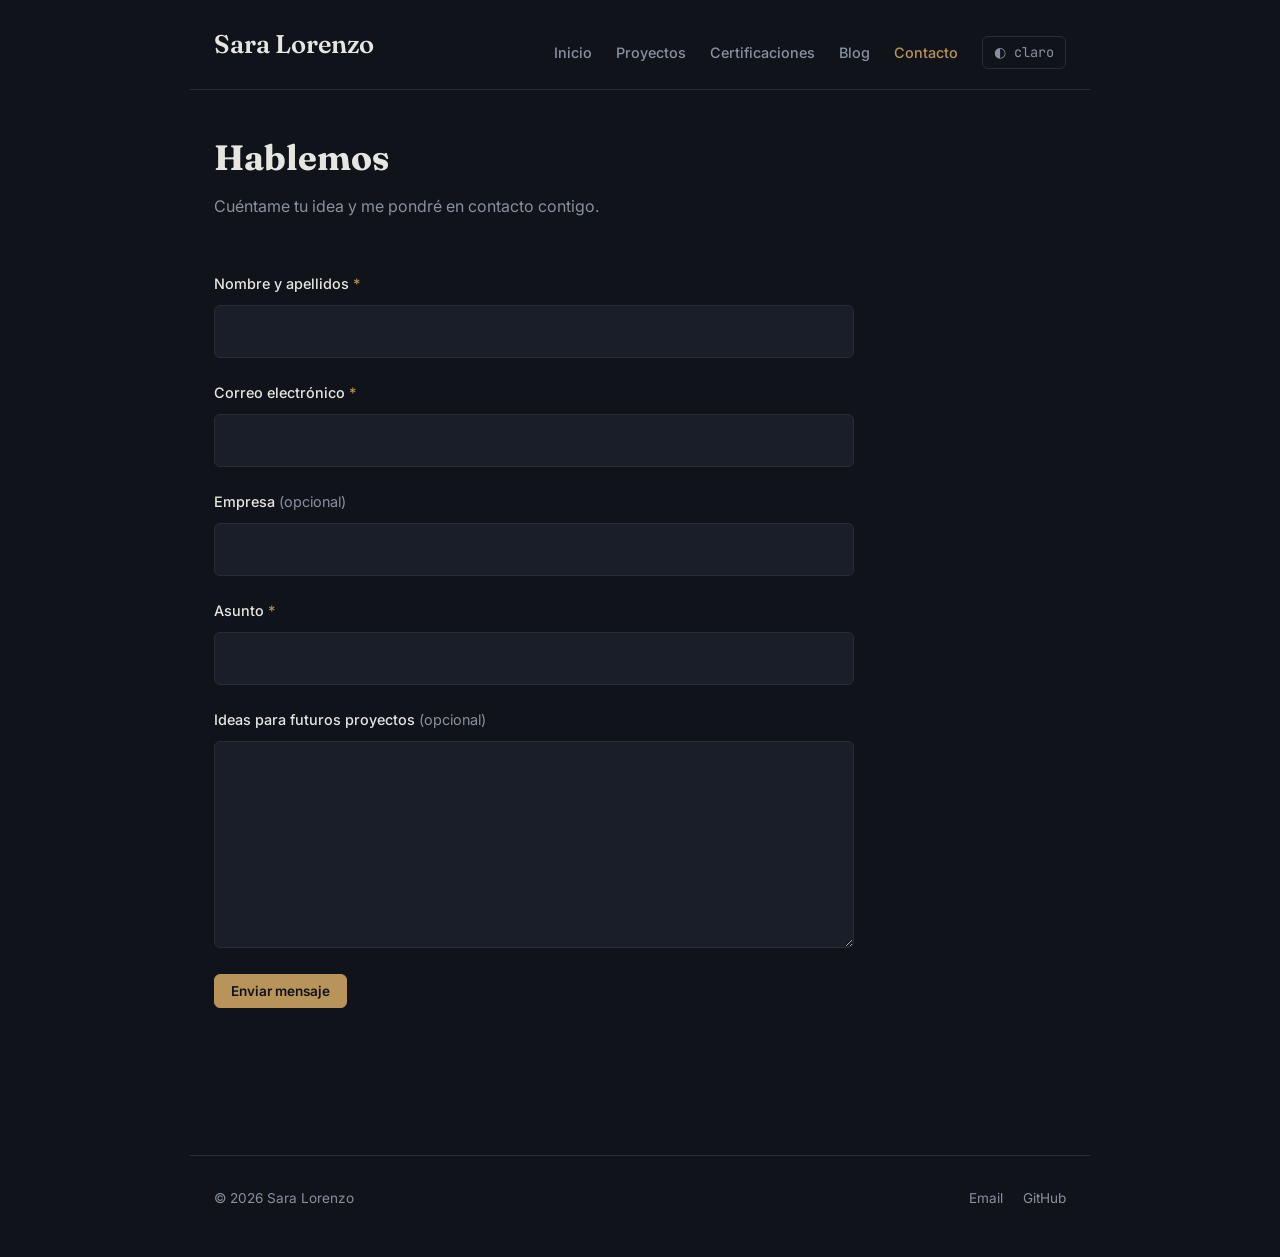
<file: front/contact.html>
<!DOCTYPE html>
<html lang="es">
<head>
    <meta charset="UTF-8">
    <meta name="viewport" content="width=device-width, initial-scale=1.0">
    <title>Contacto — Sara Lorenzo</title>
    <link rel="stylesheet" href="css/style.css">
    <script src="js/theme.js"></script>
</head>
<body>
    <header>
        <h1>Sara Lorenzo</h1>
        <button id="menu-toggle-btn" class="menu-toggle" aria-label="Abrir menú">
            <span></span><span></span><span></span>
        </button>
        <nav>
            <a href="index.html">Inicio</a>
            <a href="projects.html">Proyectos</a>
            <a href="certifications.html">Certificaciones</a>
            <a href="blog.html">Blog</a>
            <a href="contact.html" class="active">Contacto</a>
            <button id="theme-toggle-btn" class="theme-toggle" onclick="toggleTheme()">◐ claro</button>
        </nav>
    </header>
    <div id="nav-overlay" class="nav-overlay"></div>

    <main>
        <h2 class="page-title">Hablemos</h2>
        <p class="page-subtitle">Cuéntame tu idea y me pondré en contacto contigo.</p>
        <form id="contact-form" class="contact-form">
            <label for="name">Nombre y apellidos <span aria-hidden="true">*</span></label>
            <input id="name" name="name" type="text" maxlength="120" required autocomplete="name">

            <label for="email">Correo electrónico <span aria-hidden="true">*</span></label>
            <input id="email" name="email" type="email" maxlength="254" required autocomplete="email">

            <label for="company">Empresa <span class="optional">(opcional)</span></label>
            <input id="company" name="company" type="text" maxlength="120" autocomplete="organization">

            <label for="subject">Asunto <span aria-hidden="true">*</span></label>
            <input id="subject" name="subject" type="text" maxlength="160" required>

            <label for="ideas">Ideas para futuros proyectos <span class="optional">(opcional)</span></label>
            <textarea id="ideas" name="ideas" rows="7" maxlength="4000"></textarea>

            <button type="submit" class="btn btn-primary">Enviar mensaje</button>
            <p id="contact-status" class="form-status" role="status" aria-live="polite"></p>
        </form>
    </main>

    <footer>
        <p>© 2026 Sara Lorenzo</p>
        <div class="footer-links">
            <a href="mailto:saralorenzoacebal05@gmail.com">Email</a>
            <a href="https://github.com/SaraLorenzoAcebal-prf/Sara-Lorenzo-Acebal" target="_blank" rel="noopener noreferrer">GitHub</a>
        </div>
    </footer>

    <script src="js/api.js"></script>
    <script src="js/contact.js"></script>
</body>
</html>
</file>
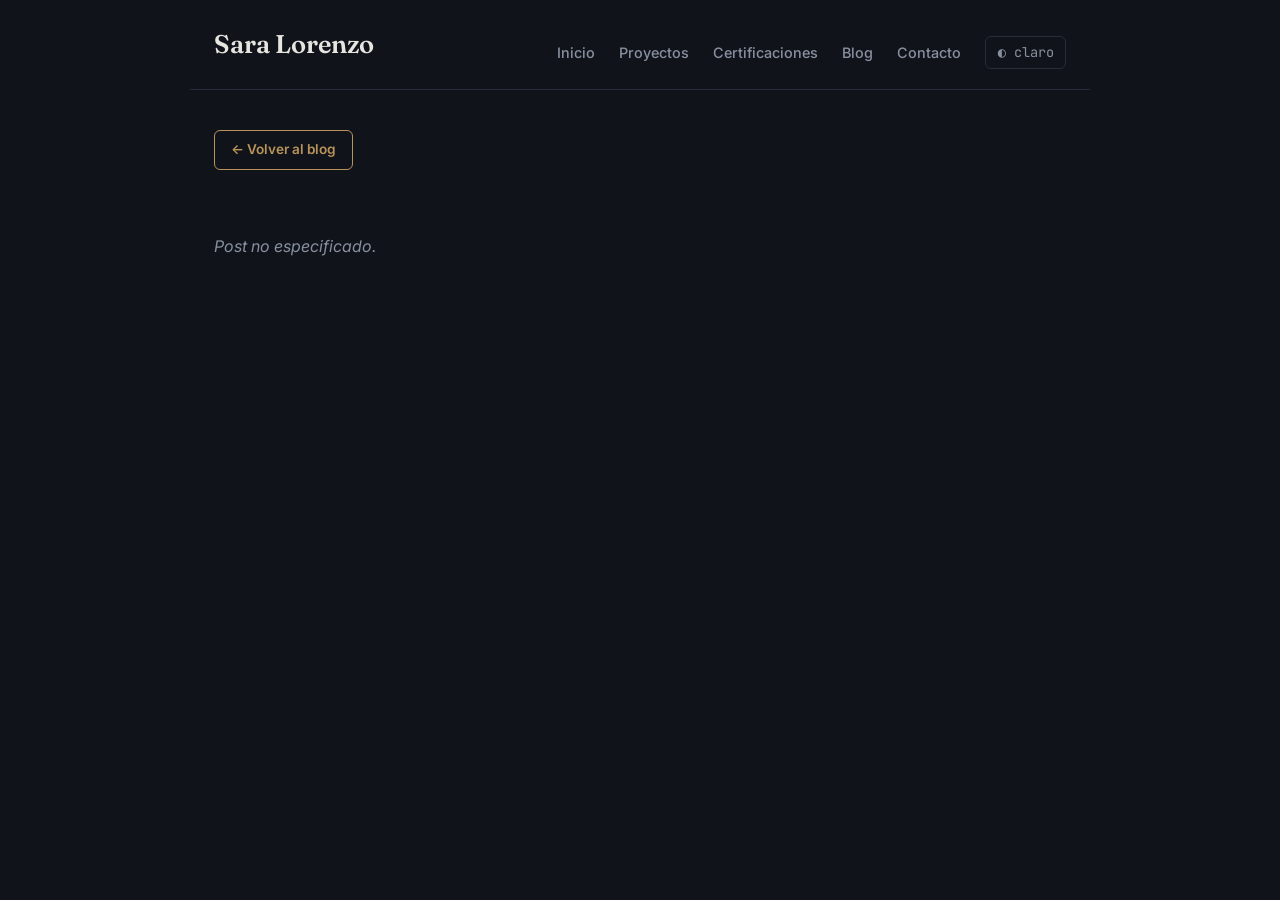
<file: front/post.html>
<!DOCTYPE html>
<html lang="es">
<head>
    <meta charset="UTF-8">
    <meta name="viewport" content="width=device-width, initial-scale=1.0">
    <title>Post — Sara Lorenzo</title>
    <link rel="stylesheet" href="css/style.css">
    <script src="js/theme.js"></script>
</head>
<body>
    <header>
        <h1>Sara Lorenzo</h1>
        <button id="menu-toggle-btn" class="menu-toggle" aria-label="Abrir menú">
            <span></span><span></span><span></span>
        </button>
        <nav>
            <a href="index.html">Inicio</a>
            <a href="projects.html">Proyectos</a>
            <a href="certifications.html">Certificaciones</a>
            <a href="blog.html">Blog</a>
            <a href="contact.html">Contacto</a>
            <button id="theme-toggle-btn" class="theme-toggle" onclick="toggleTheme()">◐ claro</button>
        </nav>
    </header>
    <div id="nav-overlay" class="nav-overlay"></div>

    <main>
        <a href="blog.html" class="btn" style="margin-bottom: 2rem; display: inline-block;">← Volver al blog</a>
        <div id="post-container">
            <p class="empty-state">Cargando post...</p>
        </div>
    </main>

    <script src="js/safe.js"></script>
    <script src="js/api.js"></script>
    <script src="js/post.js"></script>
</body>
</html>
</file>
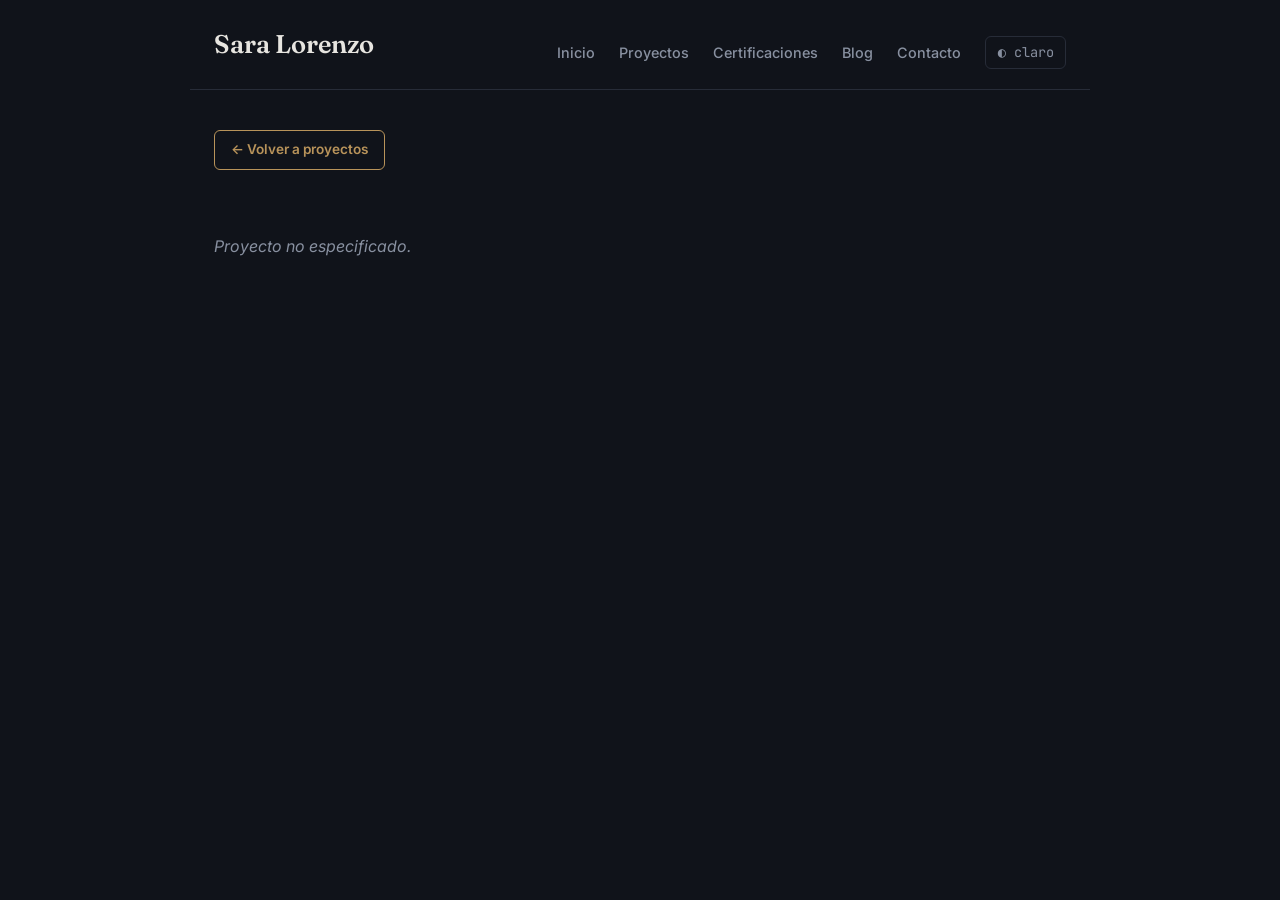
<file: front/project.html>
<!DOCTYPE html>
<html lang="es">
<head>
    <meta charset="UTF-8">
    <meta name="viewport" content="width=device-width, initial-scale=1.0">
    <title>Proyecto — Sara Lorenzo</title>
    <link rel="stylesheet" href="css/style.css">
    <script src="js/theme.js"></script>
</head>
<body>
    <header>
        <h1>Sara Lorenzo</h1>
        <button id="menu-toggle-btn" class="menu-toggle" aria-label="Abrir menú">
            <span></span><span></span><span></span>
        </button>
        <nav>
            <a href="index.html">Inicio</a>
            <a href="projects.html">Proyectos</a>
            <a href="certifications.html">Certificaciones</a>
            <a href="blog.html">Blog</a>
            <a href="contact.html">Contacto</a>
            <button id="theme-toggle-btn" class="theme-toggle" onclick="toggleTheme()">◐ claro</button>
        </nav>
    </header>
    <div id="nav-overlay" class="nav-overlay"></div>

    <main>
        <a href="projects.html" class="btn" style="margin-bottom: 2rem; display: inline-block;">← Volver a proyectos</a>
        <div id="project-container">
            <p class="empty-state">Cargando proyecto...</p>
        </div>
    </main>

    <script src="js/safe.js"></script>
    <script src="js/api.js"></script>
    <script src="js/project.js"></script>
</body>
</html>
</file>
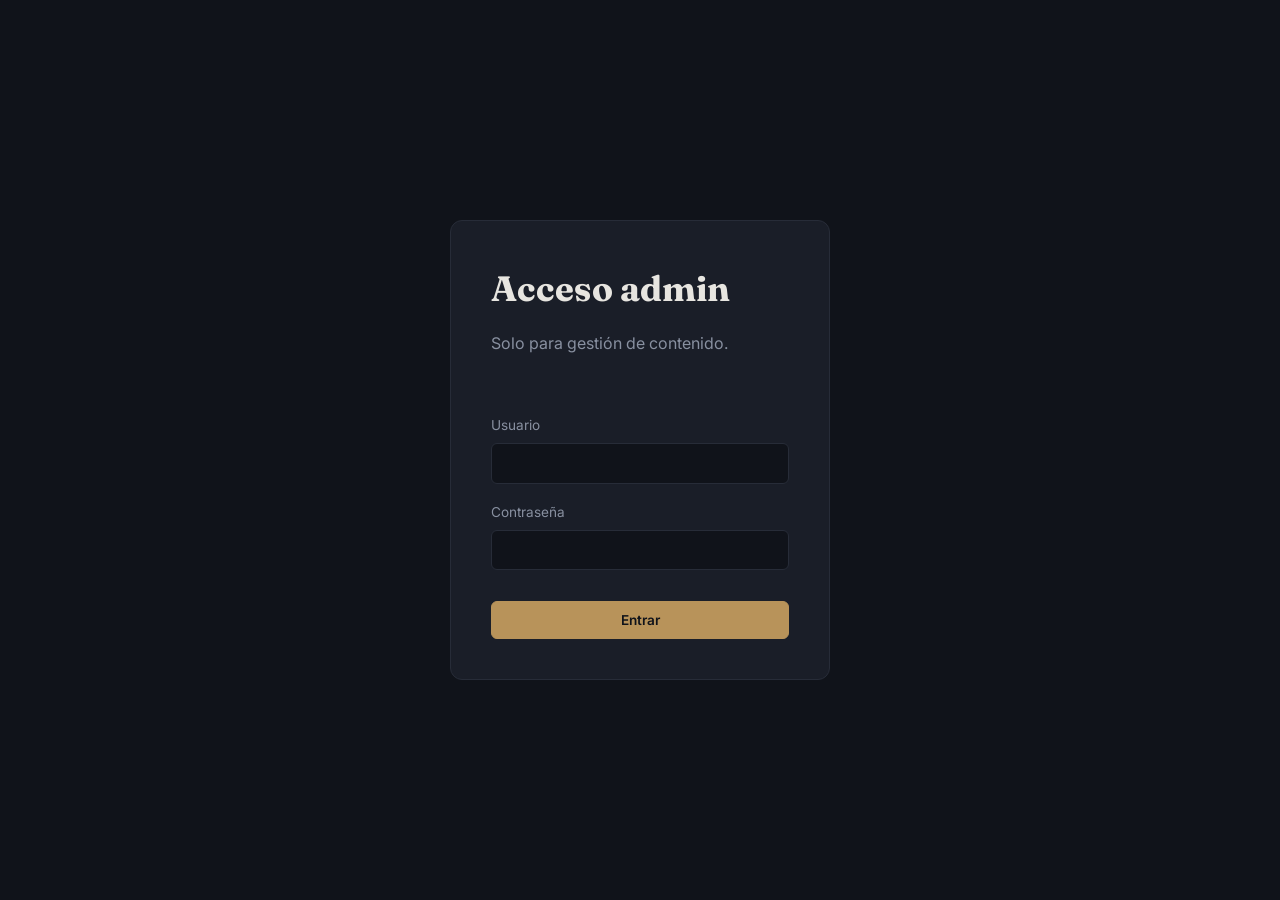
<file: front/admin/dashboard.html>
<!DOCTYPE html>
<html lang="es">
<head>
    <meta charset="UTF-8">
    <meta name="viewport" content="width=device-width, initial-scale=1.0">
    <title>Panel admin</title>
    <link rel="stylesheet" href="../css/style.css">
    <link rel="stylesheet" href="../css/admin.css">
    <script src="../js/theme.js"></script>
</head>
<body>
    <main style="max-width: 900px; margin: 0 auto; padding: 2.5rem 1.5rem 4rem;">
        <div class="admin-header">
            <h2 class="page-title" style="margin-bottom:0;">Panel admin</h2>
            <button class="admin-logout" onclick="logout()">Cerrar sesión</button>
        </div>

        <div class="admin-tabs">
            <button class="admin-tab active" data-tab="posts">Posts</button>
            <button class="admin-tab" data-tab="projects">Proyectos</button>
            <button class="admin-tab" data-tab="certifications">Certificaciones</button>
        </div>

        <!-- --- PESTAÑA POSTS --- -->
        <section id="tab-posts" class="admin-panel">
            <button class="btn btn-primary admin-new-btn" onclick="showPostForm()">+ Nuevo post</button>

            <form id="post-form" class="admin-form-panel" action="#" onsubmit="return false;" hidden>
                <input type="hidden" id="post-id">
                <label for="post-title">Título</label>
                <input type="text" id="post-title" required>

                <label for="post-excerpt">Resumen</label>
                <input type="text" id="post-excerpt">

                <label for="post-content">Contenido</label>
                <textarea id="post-content" required></textarea>

                <label for="post-cover-file">Imagen de portada</label>
                <input type="file" id="post-cover-file" accept="image/*">
                <input type="hidden" id="post-cover">
                <div id="post-cover-preview" class="file-preview" aria-live="polite"></div>

                <div class="checkbox-row">
                    <input type="checkbox" id="post-publish">
                    <label for="post-publish" style="margin:0;">Publicar ahora</label>
                </div>

                <div class="admin-form-actions">
                    <button type="button" class="cancel-btn" onclick="hidePostForm()">Cancelar</button>
                    <button type="submit" class="btn-primary">Guardar</button>
                </div>
            </form>

            <table class="admin-table">
                <thead>
                    <tr><th>Título</th><th>Estado</th><th>Fecha</th><th></th></tr>
                </thead>
                <tbody id="posts-table-body">
                    <tr><td colspan="4">Cargando...</td></tr>
                </tbody>
            </table>
        </section>

        <!-- --- PESTAÑA PROJECTS (placeholder por ahora) --- -->
        <section id="tab-projects" class="admin-panel" hidden>
            <button class="btn btn-primary admin-new-btn" onclick="showProjectForm()">+ Nuevo proyecto</button>

            <form id="project-form" class="admin-form-panel" action="#" onsubmit="return false;" hidden>
                <input type="hidden" id="project-id">
                <label for="project-title">Título</label>
                <input type="text" id="project-title" required>

                <label for="project-description">Descripción breve</label>
                <input type="text" id="project-description">

                <label for="project-content">Contenido detallado</label>
                <textarea id="project-content" required></textarea>

                <label for="project-technologies">Tecnologías (separadas por comas)</label>
                <input type="text" id="project-technologies" placeholder="React, Spring Boot, MySQL">

                <label for="project-repo">URL del repositorio</label>
                <input type="text" id="project-repo">

                <label for="project-demo">URL de la demo</label>
                <input type="text" id="project-demo">

                <label for="project-cover-file">Imagen de portada</label>
                <input type="file" id="project-cover-file" accept="image/*">
                <input type="hidden" id="project-cover">
                <div id="project-cover-preview" class="file-preview" aria-live="polite"></div>

                <div class="checkbox-row">
                    <input type="checkbox" id="project-publish">
                    <label for="project-publish" style="margin:0;">Publicar ahora</label>
                </div>

                <div class="admin-form-actions">
                    <button type="button" class="cancel-btn" onclick="hideProjectForm()">Cancelar</button>
                    <button type="submit" class="btn-primary">Guardar</button>
                </div>
            </form>

            <table class="admin-table">
                <thead>
                    <tr><th>Título</th><th>Estado</th><th>Fecha</th><th></th></tr>
                </thead>
                <tbody id="projects-table-body">
                    <tr><td colspan="4">Cargando...</td></tr>
                </tbody>
            </table>
        </section>

        <!-- --- PESTAÑA CERTIFICATIONS (placeholder por ahora) --- -->
        <section id="tab-certifications" class="admin-panel" hidden>
        <button class="btn btn-primary admin-new-btn" onclick="showCertForm()">+ Nueva certificación</button>

        <form id="cert-form" class="admin-form-panel" action="#" onsubmit="return false;" hidden>
                <input type="hidden" id="cert-id">
                <label for="cert-title">Título</label>
                <input type="text" id="cert-title" required>

                <label for="cert-issuer">Emisor</label>
                <input type="text" id="cert-issuer" required>

                <label for="cert-issue-date">Fecha de emisión</label>
                <input type="date" id="cert-issue-date" required>

                <label for="cert-expiration-date">Fecha de caducidad (opcional)</label>
                <input type="date" id="cert-expiration-date">

                <label for="cert-skills">Conocimientos aprendidos</label>
                <textarea id="cert-skills" placeholder="Qué aprendiste con este certificado..."></textarea>

                <label for="cert-credential-url">URL de verificación (opcional)</label>
                <input type="text" id="cert-credential-url">

                <label for="cert-logo-file">Logo del emisor</label>
                <input type="file" id="cert-logo-file" accept="image/*">
                <input type="hidden" id="cert-logo">
                <div id="cert-logo-preview" class="file-preview" aria-live="polite"></div>

                <label for="cert-document-file">Documento del certificado (PDF o imagen)</label>
                <input type="file" id="cert-document-file" accept="application/pdf,image/*">
                <input type="hidden" id="cert-document">
                <div id="cert-document-preview" class="file-preview" aria-live="polite"></div>

                <div class="admin-form-actions">
                    <button type="button" class="cancel-btn" onclick="hideCertForm()">Cancelar</button>
                    <button type="submit" class="btn-primary">Guardar</button>
                </div>
        </form>

        <table class="admin-table">
            <thead>
                <tr><th>Título</th><th>Emisor</th><th>Fecha</th><th></th></tr>
            </thead>
            <tbody id="certifications-table-body">
                <tr><td colspan="4">Cargando...</td></tr>
            </tbody>
        </table>
    </section>
    </main>

    <script src="../js/api.js"></script>
    <script src="../js/admin/auth.js"></script>
    <script src="../js/admin/dashboard.js"></script>
</body>
</html>
</file>
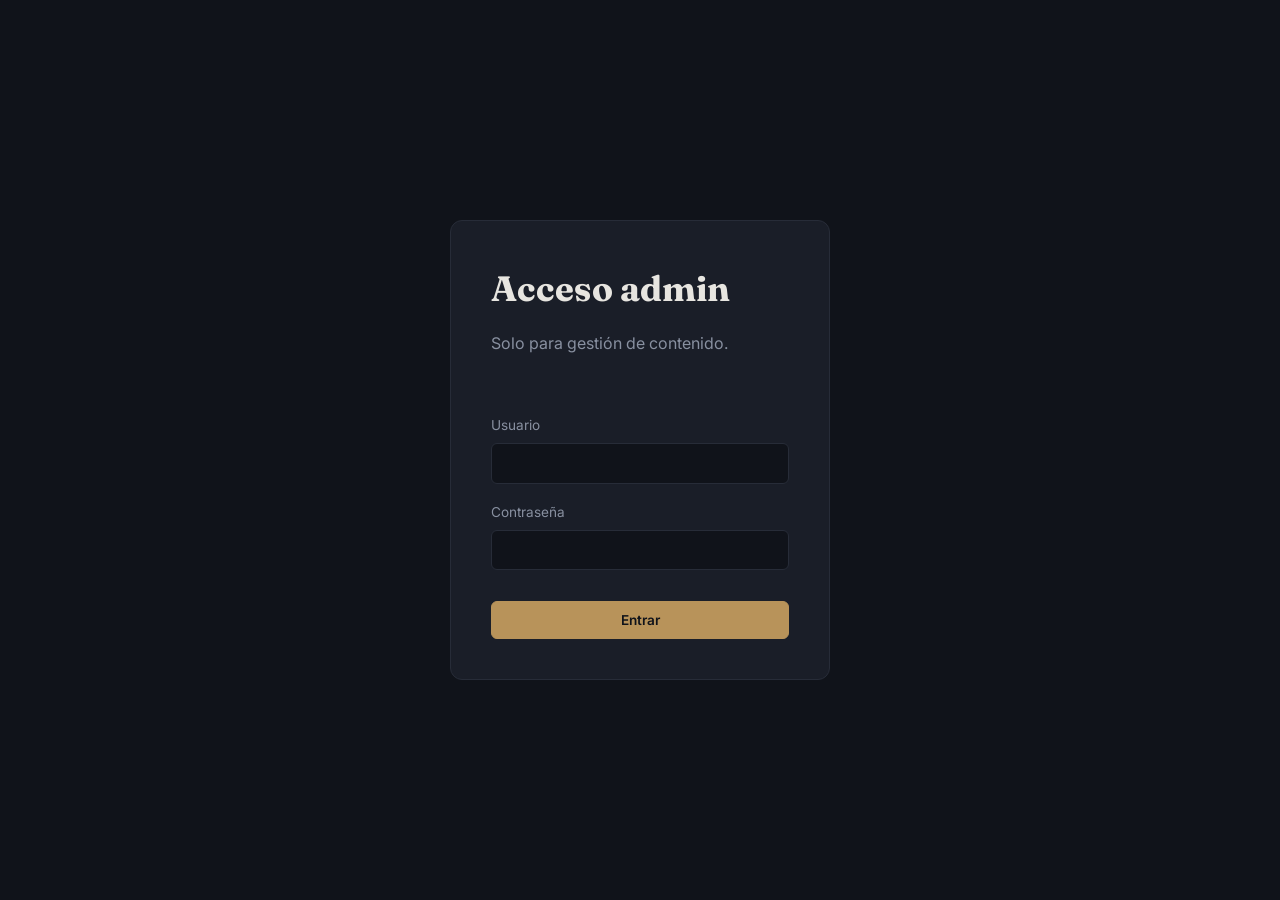
<file: front/admin/login.html>
<!DOCTYPE html>
<html lang="es">
<head>
    <meta charset="UTF-8">
    <meta name="viewport" content="width=device-width, initial-scale=1.0">
    <title>Admin — Login</title>
    <link rel="stylesheet" href="../css/style.css">
    <link rel="stylesheet" href="../css/admin.css">
    <script src="../js/theme.js"></script>
</head>
<body>
    <main class="admin-login-wrapper">
        <form id="login-form" class="admin-card">
            <h2 class="page-title">Acceso admin</h2>
            <p class="page-subtitle">Solo para gestión de contenido.</p>

            <label for="username">Usuario</label>
            <input type="text" id="username" name="username" required autocomplete="username">

            <label for="password">Contraseña</label>
            <input type="password" id="password" name="password" required autocomplete="current-password">

            <p id="login-error" class="admin-error" hidden></p>

            <button type="submit" class="btn btn-primary">Entrar</button>
        </form>
    </main>

    <script src="../js/api.js"></script>
    <script src="../js/admin/auth.js"></script>
</body>
</html>
</file>
<file: front/css/style.css>
@import url('https://fonts.googleapis.com/css2?family=Fraunces:opsz,wght@9..144,400;9..144,600;9..144,700&family=Inter:wght@400;500;600&family=JetBrains+Mono:wght@400;500&display=swap');

:root {
    --bg: #10131A;
    --surface: #1A1E28;
    --border: #272C38;
    --text: #E7E5E0;
    --text-muted: #8890A0;
    --accent: #B8935A;
    --accent-soft: rgba(184, 147, 90, 0.12);
    --status: #3D7068;

    --font-display: 'Fraunces', serif;
    --font-body: 'Inter', sans-serif;
    --font-mono: 'JetBrains Mono', monospace;
}

[data-theme="light"] {
    --bg: #F8F7F4;
    --surface: #FFFFFF;
    --border: #E3E0D8;
    --text: #1A1C22;
    --text-muted: #666B76;
    --accent: #8C6D3F;
    --accent-soft: rgba(140, 109, 63, 0.10);
    --status: #2C5F58;
}

* {
    box-sizing: border-box;
    margin: 0;
    padding: 0;
}

body {
    font-family: var(--font-body);
    background: var(--bg);
    color: var(--text);
    line-height: 1.6;
    transition: background-color 0.2s ease, color 0.2s ease;

}

a {
    color: var(--accent);
    text-decoration: none;
}

/* --- Header / navegación --- */

header {
    max-width: 900px;
    margin: 0 auto;
    padding: 1.25rem 1.5rem;
    border-bottom: 1px solid var(--border);
    position: sticky;
    top: 0;
    background: var(--bg);
    z-index: 250;   /* antes: 100 */
    display: flex;
    justify-content: space-between;
    align-items: center;
    flex-wrap: wrap;
}

header h1 {
    font-family: var(--font-display);
    font-size: 1.6rem;
    font-weight: 600;
}

nav {
    margin-top: 1rem;
    display: flex;
    align-items: center;
    gap: 1.5rem;
}

nav a {
    color: var(--text-muted);
    font-size: 0.9rem;
    font-weight: 500;
    transition: color 0.15s ease;
}

nav a:hover,
nav a.active {
    color: var(--accent);
}

/* --- Layout general --- */

main {
    max-width: 900px;
    margin: 0 auto;
    padding: 2.5rem 1.5rem 4rem;
}

.page-title {
    font-family: var(--font-display);
    font-size: 2.2rem;
    margin-bottom: 0.5rem;
}

.page-subtitle {
    color: var(--text-muted);
    margin-bottom: 2.5rem;
}

.contact-form {
    max-width: 640px;
    display: grid;
    gap: 0.65rem;
}

.contact-form label {
    font-size: 0.9rem;
    font-weight: 500;
    margin-top: 0.75rem;
}

.contact-form label span[aria-hidden="true"] {
    color: var(--accent);
}

.optional {
    color: var(--text-muted);
    font-weight: 400;
}

.contact-form input,
.contact-form textarea {
    width: 100%;
    border: 1px solid var(--border);
    border-radius: 6px;
    padding: 0.8rem 0.9rem;
    background: var(--surface);
    color: var(--text);
    font: inherit;
    resize: vertical;
}

.contact-form input:focus,
.contact-form textarea:focus {
    outline: 2px solid var(--accent);
    outline-offset: 1px;
}

.contact-form .btn {
    justify-self: start;
    margin-top: 1rem;
}

.contact-form .btn:disabled {
    cursor: wait;
    opacity: 0.65;
}

.form-status {
    min-height: 1.5rem;
    color: var(--text-muted);
    font-size: 0.9rem;
}

.form-status.success {
    color: var(--status);
}

.form-status.error {
    color: #c96b6b;
}

.profile-section,
.home-preview {
    margin-top: 4.5rem;
}

.section-heading {
    margin-bottom: 1.5rem;
}

.section-heading h2 {
    font-family: var(--font-display);
    font-size: 1.8rem;
    font-weight: 600;
}

.section-heading-inline {
    display: flex;
    justify-content: space-between;
    align-items: end;
    gap: 1rem;
}

.text-link {
    white-space: nowrap;
    font-size: 0.9rem;
    font-weight: 600;
}

.profile-grid {
    display: grid;
    grid-template-columns: repeat(3, 1fr);
    gap: 1rem;
}

.profile-card {
    padding: 1.5rem;
    background: var(--surface);
    border: 1px solid var(--border);
    border-radius: 10px;
}

.profile-icon {
    color: var(--accent);
    font-family: var(--font-mono);
    font-size: 0.8rem;
}

.profile-card h3 {
    font-family: var(--font-display);
    font-size: 1.25rem;
    margin: 0.7rem 0 0.5rem;
}

.profile-card p {
    color: var(--text-muted);
    font-size: 0.92rem;
}

.home-card-grid {
    grid-template-columns: repeat(3, 1fr);
}

.cert-list {
    display: grid;
    gap: 0.75rem;
}

.cert-list .cert-card {
    margin-bottom: 0;
}

/* --- Tarjetas (posts / proyectos) --- */

.card-grid {
    display: grid;
    gap: 1.5rem;
}

.card {
    background: var(--surface);
    border: 1px solid var(--border);
    border-radius: 10px;
    overflow: hidden;
    transition: border-color 0.2s ease, transform 0.2s ease;
}

.card:hover {
    border-color: var(--accent);
    transform: translateY(-2px);
}

.card img {
    width: 100%;
    height: 180px;
    object-fit: cover;
    background: var(--border);
}

.card-body {
    padding: 1.25rem 1.5rem 1.5rem;
}

.card-body h2,
.card-body h3 {
    font-family: var(--font-display);
    font-size: 1.25rem;
    margin-bottom: 0.5rem;
}

.card-body p {
    color: var(--text-muted);
    font-size: 0.95rem;
    margin-bottom: 1rem;
}

.btn {
    display: inline-block;
    font-family: var(--font-body);
    font-weight: 600;
    font-size: 0.85rem;
    color: var(--accent);
    border: 1px solid var(--accent);
    padding: 0.5rem 1rem;
    border-radius: 6px;
    transition: background 0.15s ease, color 0.15s ease;
}

.btn:hover {
    background: var(--accent);
    color: var(--bg);
}

/* --- Signature element: chips estilo terminal para tecnologias --- */

.tech-stack {
    display: flex;
    flex-wrap: wrap;
    gap: 0.5rem;
    margin-bottom: 1.25rem;
}

.tech-chip {
    font-family: var(--font-mono);
    font-size: 0.78rem;
    color: var(--accent);
    background: var(--accent-soft);
    border-left: 2px solid var(--accent);
    padding: 0.2rem 0.6rem;
}

.tech-chip::before {
    content: "> ";
    color: var(--text-muted);
}

/* --- Certificaciones: layout horizontal con logo --- */

.cert-card {
    display: flex;
    align-items: center;
    gap: 1.25rem;
    background: var(--surface);
    border: 1px solid var(--border);
    border-radius: 10px;
    padding: 1.25rem 1.5rem;
    transition: border-color 0.2s ease;
}

.cert-card:hover {
    border-color: var(--accent);
}

.cert-logo {
    width: 56px;
    height: 56px;
    object-fit: contain;
    background: var(--bg);
    border-radius: 8px;
    padding: 0.5rem;
    flex-shrink: 0;
}

.cert-info {
    flex: 1;
}

.cert-info h3 {
    font-family: var(--font-display);
    font-size: 1.1rem;
}

.cert-meta {
    font-family: var(--font-mono);
    font-size: 0.8rem;
    color: var(--text-muted);
    margin-top: 0.25rem;
}

/* --- Estados vacios / carga --- */

.empty-state {
    color: var(--text-muted);
    font-style: italic;
    padding: 2rem 0;
}

/* --- Responsive --- */

@media (min-width: 640px) {
    .card-grid {
        grid-template-columns: repeat(2, 1fr);
    }
}

/* Accesibilidad: foco visible */
a:focus-visible,
button:focus-visible {
    outline: 2px solid var(--accent);
    outline-offset: 2px;
}

@media (prefers-reduced-motion: reduce) {
    * {
        transition: none !important;
    }
}

/* --- Selector de tema --- */

.theme-toggle {
    background: none;
    border: 1px solid var(--border);
    color: var(--text-muted);
    border-radius: 6px;
    padding: 0.4rem 0.7rem;
    font-family: var(--font-mono);
    font-size: 0.85rem;
    cursor: pointer;
    margin-left: auto;
    transition: border-color 0.15s ease, color 0.15s ease;
}

.theme-toggle:hover {
    border-color: var(--accent);
    color: var(--accent);
}

/* --- Detalle de post/proyecto --- */

.post-cover {
    width: 100%;
    max-height: 320px;
    object-fit: cover;
    border-radius: 10px;
    margin-bottom: 1.5rem;
}

.post-content {
    margin-top: 1.5rem;
    font-size: 1.02rem;
    white-space: pre-wrap;
}

.post-content p {
    margin-bottom: 1rem;
}

/* --- Footer --- */

footer {
    max-width: 900px;
    margin: 0 auto;
    padding: 2rem 1.5rem 3rem;
    border-top: 1px solid var(--border);
    margin-top: 3rem;
    display: flex;
    justify-content: space-between;
    align-items: center;
    flex-wrap: wrap;
    gap: 1rem;
}

footer p {
    color: var(--text-muted);
    font-size: 0.85rem;
}

.footer-links {
    display: flex;
    gap: 1.25rem;
}

.footer-links a {
    color: var(--text-muted);
    font-size: 0.85rem;
    transition: color 0.15s ease;
}

.footer-links a:hover {
    color: var(--accent);
}

/* --- Hero (portada) --- */

.hero {
    padding: 2rem 0 3rem;
    border-bottom: 1px solid var(--border);
    margin-bottom: 3rem;
}

.hero-eyebrow {
    font-family: var(--font-mono);
    font-size: 0.8rem;
    color: var(--accent);
    letter-spacing: 0.05em;
    margin-bottom: 0.75rem;
}

.hero h2 {
    font-family: var(--font-display);
    font-size: clamp(2rem, 5vw, 2.8rem);
    font-weight: 600;
    line-height: 1.15;
    max-width: 20ch;
}

.hero-desc {
    color: var(--text-muted);
    font-size: 1.05rem;
    max-width: 55ch;
    margin: 1.25rem 0 1.75rem;
}

.hero-actions {
    display: flex;
    gap: 1rem;
    flex-wrap: wrap;
}

.btn-primary {
    background: var(--accent);
    color: var(--bg);
    border: 1px solid var(--accent);
}

.btn-primary:hover {
    background: transparent;
    color: var(--accent);
}

/* --- Bloque de resumen rapido en la portada --- */

.quick-stats {
    display: grid;
    grid-template-columns: repeat(3, 1fr);
    gap: 1px;
    background: var(--border);
    border: 1px solid var(--border);
    border-radius: 10px;
    overflow: hidden;
    margin-top: 3rem;
}

.quick-stat {
    background: var(--surface);
    padding: 1.5rem;
    text-align: left;
}

.quick-stat strong {
    font-family: var(--font-display);
    font-size: 1.8rem;
    display: block;
}

.quick-stat span {
    font-family: var(--font-mono);
    font-size: 0.8rem;
    color: var(--text-muted);
}

/* --- Responsive --- */

@media (max-width: 640px) {
    header {
        padding: 1.75rem 1.25rem 1.5rem;
    }

    nav {
        flex-wrap: wrap;
        gap: 1rem 1.25rem;
    }

    .theme-toggle {
        margin-left: 0;
        order: -1;
        margin-bottom: 0.5rem;
    }

    main {
        padding: 1.75rem 1.25rem 3rem;
    }

    .page-title {
        font-size: 1.7rem;
    }

    .quick-stats {
        grid-template-columns: 1fr;
    }

    .profile-grid,
    .home-card-grid {
        grid-template-columns: 1fr;
    }

    .section-heading-inline {
        align-items: flex-start;
        flex-direction: column;
    }

    .cert-card {
        flex-wrap: wrap;
    }

    .cert-card .btn {
        width: 100%;
        text-align: center;
    }

    footer {
        flex-direction: column;
        align-items: flex-start;
    }
}

@media (min-width: 900px) {
    .card-grid {
        grid-template-columns: repeat(3, 1fr);
    }
}

/* --- Menu hamburguesa (movil) --- */

.menu-toggle {
    display: none;
    flex-direction: column;
    justify-content: center;
    gap: 5px;
    background: none;
    border: none;
    cursor: pointer;
    padding: 0.5rem;
}

.menu-toggle span {
    width: 24px;
    height: 2px;
    background: var(--text);
    transition: transform 0.2s ease, opacity 0.2s ease;
}

.menu-toggle.open span:nth-child(1) {
    transform: translateY(7px) rotate(45deg);
}

.menu-toggle.open span:nth-child(2) {
    opacity: 0;
}

.menu-toggle.open span:nth-child(3) {
    transform: translateY(-7px) rotate(-45deg);
}

.nav-overlay {
    display: none;
    position: fixed;
    inset: 0;
    background: rgba(0, 0, 0, 0.5);
    z-index: 150;
}

.nav-overlay.open {
    display: block;
}

@media (max-width: 640px) {
    .menu-toggle {
        display: flex;
    }

    nav {
        position: fixed;
        top: 0;
        right: -260px;
        height: 100vh;
        width: 240px;
        background: var(--surface);
        border-left: 1px solid var(--border);
        flex-direction: column;
        align-items: flex-start;
        padding: 5rem 1.5rem 2rem;
        gap: 1.25rem;
        transition: right 0.25s ease;
        z-index: 200;
    }

    nav.open {
        right: 0;
    }

    .theme-toggle {
        margin-left: 0;
        order: 0;
        margin-bottom: 0;
    }

    header {
        padding: 1.25rem 1.25rem;
    }
}

.hero {
    display: flex;
    align-items: center;
    gap: 2.5rem;
    flex-wrap: wrap;
}

.hero-text {
    flex: 1;
    min-width: 280px;
}

.hero-photo {
    width: 160px;
    height: 160px;
    border-radius: 50%;
    object-fit: cover;
    border: 3px solid var(--accent);
    flex-shrink: 0;
}

@media (max-width: 640px) {
    .hero {
        flex-direction: column-reverse;
        text-align: center;
    }

    .hero-actions {
        justify-content: center;
    }
}
</file>
<file: front/css/admin.css>
.admin-login-wrapper {
    min-height: 100vh;
    display: flex;
    align-items: center;
    justify-content: center;
    padding: 1.5rem;
}

.admin-card {
    background: var(--surface);
    border: 1px solid var(--border);
    border-radius: 12px;
    padding: 2.5rem;
    width: 100%;
    max-width: 380px;
    display: flex;
    flex-direction: column;
    gap: 0.4rem;
}

.admin-card label {
    font-size: 0.85rem;
    color: var(--text-muted);
    margin-top: 0.75rem;
}

.admin-card input,
.admin-card textarea,
.admin-card select {
    background: var(--bg);
    border: 1px solid var(--border);
    border-radius: 6px;
    padding: 0.6rem 0.75rem;
    color: var(--text);
    font-family: var(--font-body);
    font-size: 0.95rem;
}

.admin-card input:focus,
.admin-card textarea:focus,
.admin-card select:focus {
    outline: none;
    border-color: var(--accent);
}

.admin-card button[type="submit"] {
    margin-top: 1.5rem;
    border: 1px solid var(--accent);
    padding: 0.65rem;
    border-radius: 6px;
    font-weight: 600;
    cursor: pointer;
}

.admin-error {
    color: #C0553F;
    font-size: 0.85rem;
    margin-top: 0.5rem;
}

/* --- Dashboard --- */

.admin-header {
    display: flex;
    justify-content: space-between;
    align-items: center;
    margin-bottom: 2rem;
}

.admin-logout {
    background: none;
    border: 1px solid var(--border);
    color: var(--text-muted);
    padding: 0.4rem 0.8rem;
    border-radius: 6px;
    font-size: 0.85rem;
    cursor: pointer;
}

.admin-logout:hover {
    border-color: var(--accent);
    color: var(--accent);
}

.admin-tabs {
    display: flex;
    gap: 0.5rem;
    margin-bottom: 2rem;
    border-bottom: 1px solid var(--border);
}

.admin-tab {
    background: none;
    border: none;
    color: var(--text-muted);
    padding: 0.6rem 1rem;
    cursor: pointer;
    font-weight: 500;
    border-bottom: 2px solid transparent;
}

.admin-tab.active {
    color: var(--accent);
    border-bottom-color: var(--accent);
}

.admin-table {
    width: 100%;
    border-collapse: collapse;
}

.admin-table th,
.admin-table td {
    text-align: left;
    padding: 0.75rem;
    border-bottom: 1px solid var(--border);
    font-size: 0.9rem;
}

.admin-table th {
    color: var(--text-muted);
    font-weight: 500;
    font-size: 0.8rem;
    text-transform: uppercase;
    letter-spacing: 0.03em;
}

.admin-badge {
    font-family: var(--font-mono);
    font-size: 0.75rem;
    padding: 0.15rem 0.5rem;
    border-radius: 4px;
}

.admin-badge.published {
    background: var(--accent-soft);
    color: var(--accent);
}

.admin-badge.draft {
    background: rgba(150, 150, 150, 0.15);
    color: var(--text-muted);
}

.admin-actions {
    display: flex;
    gap: 0.5rem;
}

.admin-actions button {
    background: none;
    border: 1px solid var(--border);
    color: var(--text-muted);
    padding: 0.3rem 0.6rem;
    border-radius: 5px;
    font-size: 0.8rem;
    cursor: pointer;
}

.admin-actions button:hover {
    border-color: var(--accent);
    color: var(--accent);
}

.admin-actions .delete-btn:hover {
    border-color: #C0553F;
    color: #C0553F;
}

.admin-new-btn {
    margin-bottom: 1.5rem;
}

.admin-form-panel {
    background: var(--surface);
    border: 1px solid var(--border);
    border-radius: 10px;
    padding: 1.75rem;
    margin-bottom: 2rem;
    display: flex;
    flex-direction: column;
}

.admin-form-panel textarea {
    min-height: 160px;
    resize: vertical;
    font-family: var(--font-body);
}

.file-preview {
    display: flex;
    flex-direction: column;
    gap: 0.4rem;
    margin-top: 0.25rem;
    color: var(--text-muted);
    font-size: 0.8rem;
}

.file-preview img {
    display: block;
    max-width: 240px;
    max-height: 160px;
    object-fit: contain;
    border: 1px solid var(--border);
    border-radius: 6px;
    background: var(--bg);
}

.file-preview a {
    color: var(--accent);
}

.checkbox-row {
    display: flex;
    align-items: center;
    gap: 0.5rem;
    margin-top: 1rem;
}

.checkbox-row input {
    width: auto;
}

.admin-form-actions {
    display: flex;
    gap: 0.75rem;
    margin-top: 1.5rem;
}

.admin-form-actions button {
    flex: 1;
    padding: 0.6rem;
    border-radius: 6px;
    cursor: pointer;
    font-weight: 600;
}

.admin-form-actions .cancel-btn {
    background: none;
    border: 1px solid var(--border);
    color: var(--text-muted);
}
</file>
